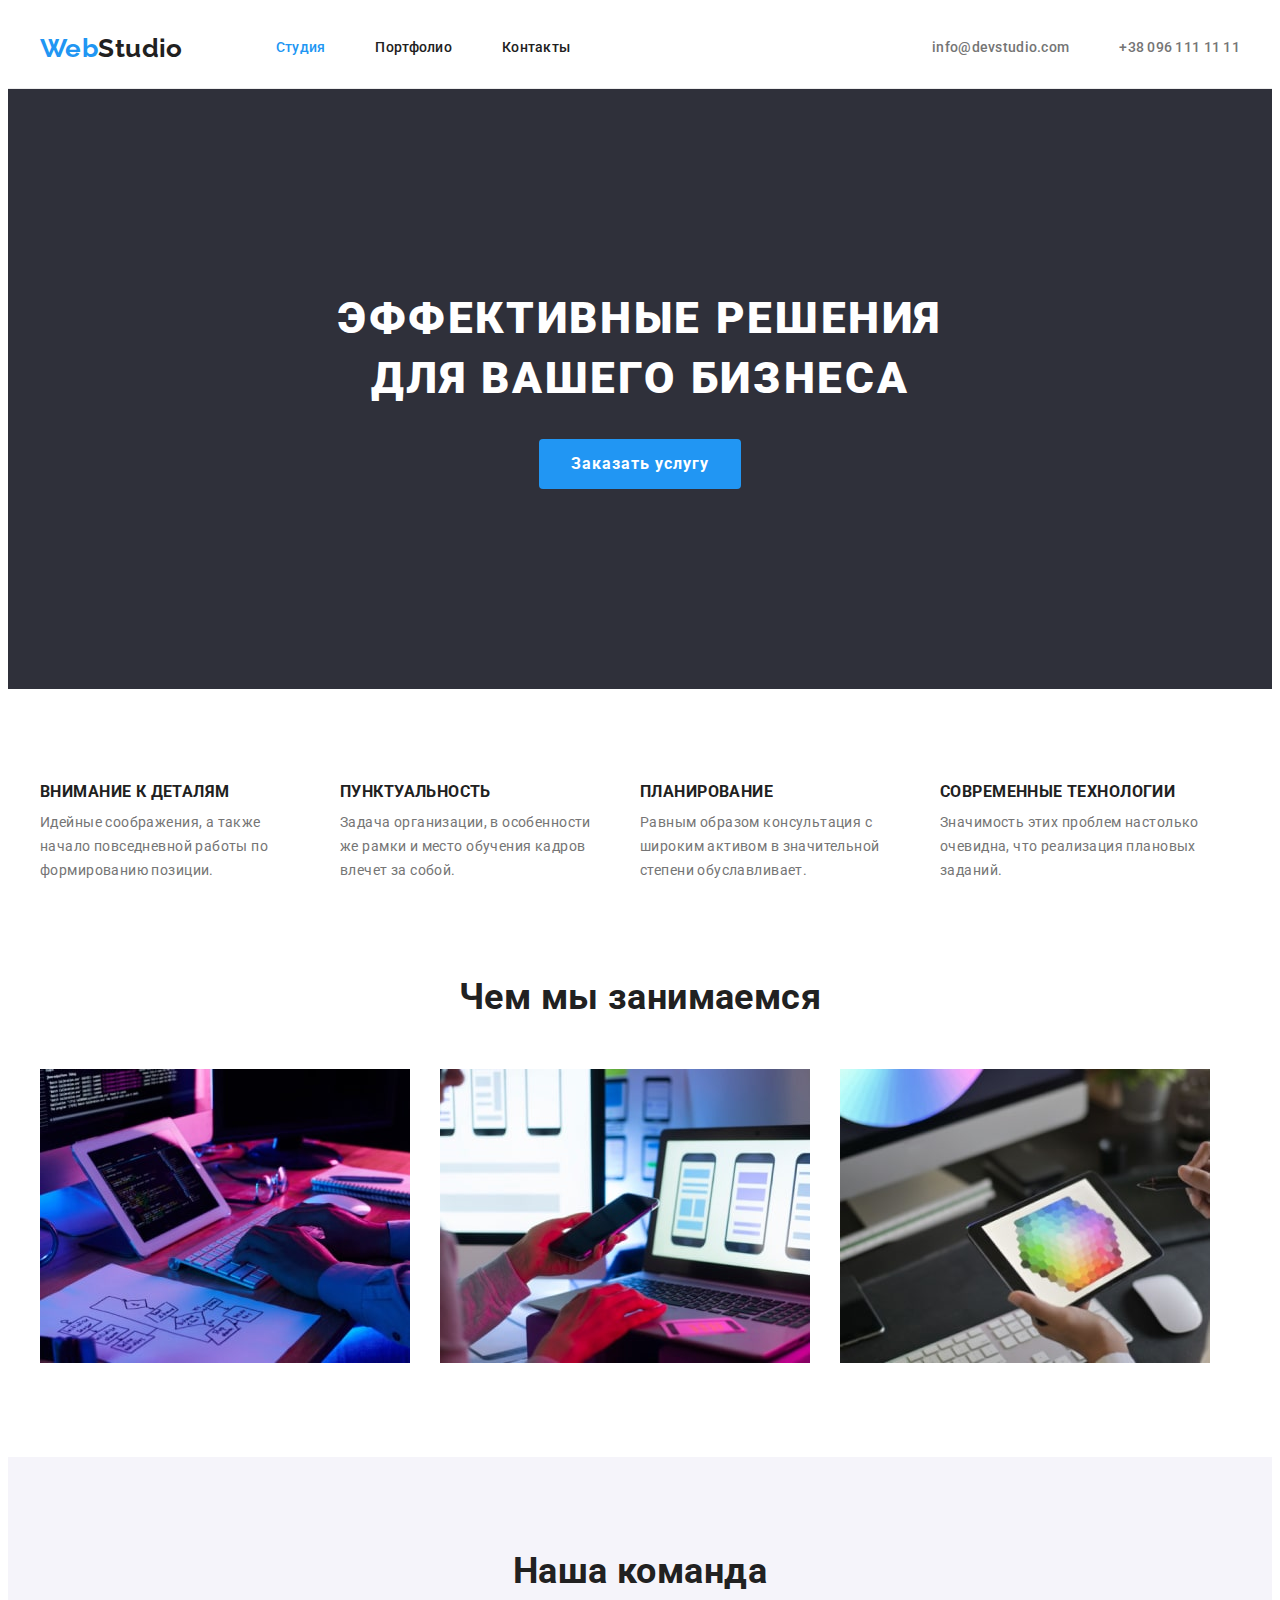
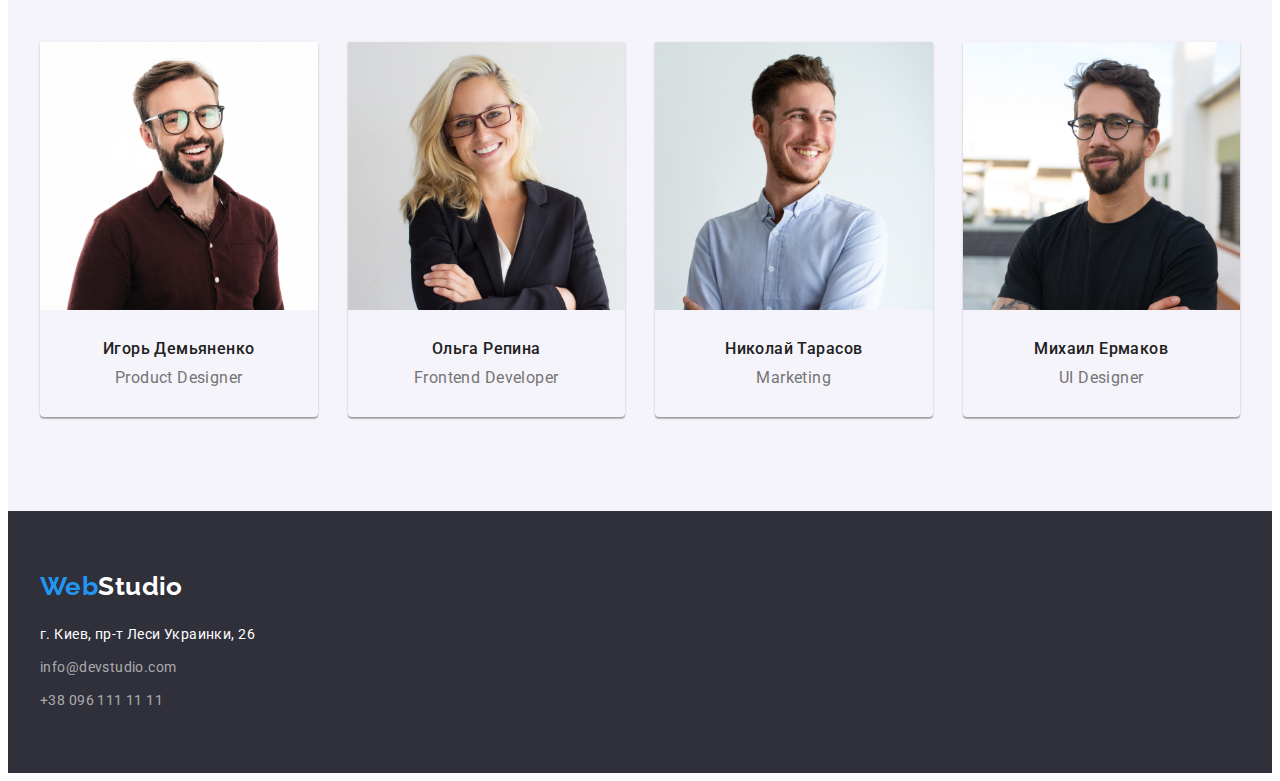
<file: index.html>
<!DOCTYPE html>
<html lang="en">

<head>
    <meta charset="UTF-8">
    <meta http-equiv="X-UA-Compatible" content="IE=edge">
    <meta name="viewport" content="width=device-width, initial-scale=1.0">
    <title>Document</title>
    <link
        href="https://fonts.googleapis.com/css2?family=Raleway:wght@700&family=Roboto:wght@400;500;700;900&display=swap"
        rel="stylesheet">

    <link rel="stylesheet" href="https://cdnjs.cloudflare.com/ajax/libs/modern-normalize/1.1.0/modern-normalize.min.css"
        integrity="sha512-wpPYUAdjBVSE4KJnH1VR1HeZfpl1ub8YT/NKx4PuQ5NmX2tKuGu6U/JRp5y+Y8XG2tV+wKQpNHVUX03MfMFn9Q=="
        crossorigin="anonymous" referrerpolicy="no-referrer" />

    <link rel="stylesheet" href="./css/styles.css">
</head>

<body>

    <header class="page-header">
        <div class="container main-nav">

            <a href="" class="logo link">Web<span class="accent">Studio</span></a>
            <ul class="site-nav">
                <li class="site-nav-item"><a href="./index.html" class="site-nav-link link current">Студия</a></li>
                <li class="site-nav-item"><a href="./portfolio.html" class="site-nav-link link">Портфолио</a></li>
                <li class="site-nav-item"><a href="" class="site-nav-link link">Контакты</a></li>
            </ul>


            <ul class="contacts list">
                <li class="contacts-item">
                    <a href="mailto:info@devstudio.com" class="contacts-link link">info@devstudio.com</a>
                </li>
                <li class="contacts-item">
                    <a href="tel:+380961111111" class="contacts-link link">+38 096 111 11 11</a>
                </li>
            </ul>

        </div>
    </header>

    <main>
        <section class="hero">
            <h1 class="hero-title ">Эффективные решения <br /> для вашего бизнеса <br /></h1>
            <button type="button" class="hero-button">Заказать услугу</button>
        </section>

        <section class="section no-padding">
            <div class="container">
                <h2 class="section-title visually-hidden">Наши особенности</h2>
                <ul class="options">
                    <li class="options-item">
                        <h3 class="options-title">Внимание к деталям</h3>
                        <p class="options-text">Идейные соображения, а также начало повседневной работы по формированию
                            позиции.</p>
                    </li>
                    <li class="options-item">
                        <h3 class="options-title">Пунктуальность</h3>
                        <p class="options-text">Задача организации, в особенности же рамки и место обучения кадров
                            влечет за
                            собой.
                        </p>
                    </li>
                    <li class="options-item">
                        <h3 class="options-title">Планирование</h3>
                        <p class="options-text">Равным образом консультация с широким активом в значительной степени
                            обуславливает.
                        </p>
                    </li>
                    <li class="options-item">
                        <h3 class="options-title">Современные технологии</h3>
                        <p class="options-text">Значимость этих проблем настолько очевидна, что реализация плановых
                            заданий.</p>
                    </li>
                    </li>
                </ul>
            </div>
        </section>

        <section class="section">
            <div class="container">
                <h2 class="section-title">Чем мы занимаемся</h2>
                <ul class="work">
                    <li class="work-item">
                        <img src="./imeges/about/about-img-1.jpg" width="370" height="249"
                            alt="Структурное программирование">
                    </li>
                    <li class="work-item">
                        <img src="./imeges/about/about-img-2.jpg" width="370" height="249"
                            alt="Розработка мобильных приложений">
                    </li>
                    <li class="work-item">
                        <img src="./imeges/about/about-img-3.jpg" width="370" height="249" alt="Веб-дизайн">
                    </li>
                </ul>
            </div>
        </section>

        <section class="section team-color">
            <div class="container">
                <h2 class="section-title">Наша команда</h2>
                <ul class="team">
                    <li class="team-item">
                        <img src="./imeges/team/team-img-1.jpg" width="270" alt="Игорь Демьяненко">
                        <div class="team-tumb">
                            <h3 class="team-title">Игорь Демьяненко</h3>
                            <p class="team-text">Product Designer</p>
                        </div>
                    </li>
                    <li class="team-item">
                        <img src=" ./imeges/team/team-img-2.jpg" width="270" alt="Ольга Репина">
                        <div class="team-tumb">
                            <h3 class="team-title">Ольга Репина</h3>
                            <p class="team-text">Frontend Developer</p>
                        </div>
                    </li>
                    <li class="team-item">
                        <img src=" ./imeges/team/team-img-3.jpg" width="270" alt="Николай Тарасов">
                        <div class="team-tumb">
                            <h3 class="team-title">Николай Тарасов</h3>
                            <p class="team-text">Marketing</p>
                        </div>
                    </li>
                    <li class="team-item">
                        <img src=" ./imeges/team/team-img-4.jpg" width="270" alt="Михаил Ермаков">
                        <div class="team-tumb">
                            <h3 class="team-title">Михаил Ермаков</h3>
                            <p class="team-text">UI Designer</p>
                        </div>
                    </li>
                </ul>
            </div>
        </section>

    </main>
    <footer class="page-footer">
        <div class="container">
            <a href="" class="logo link">Web<span class="accent-logo">Studio</span> </a>
            <address class="address">
                <ul class="contacts-address">
                    <li class="contacts-address-item no-margin">
                        <p class="contacts-address-text">г. Киев, пр-т Леси Украинки, 26</p>
                    </li>
                    <li class="contacts-address-item">
                        <a href="mailto:info@devstudio.com" class="contacts-address-link link">info@devstudio.com</a>
                    </li>
                    <li class="contacts-address-item">
                        <a href="tel:+380961111111" class="contacts-address-link link">+38 096 111 11 11</a>
                    </li>
                </ul>
            </address>
        </div>
    </footer>

</body>

</html>
</file>
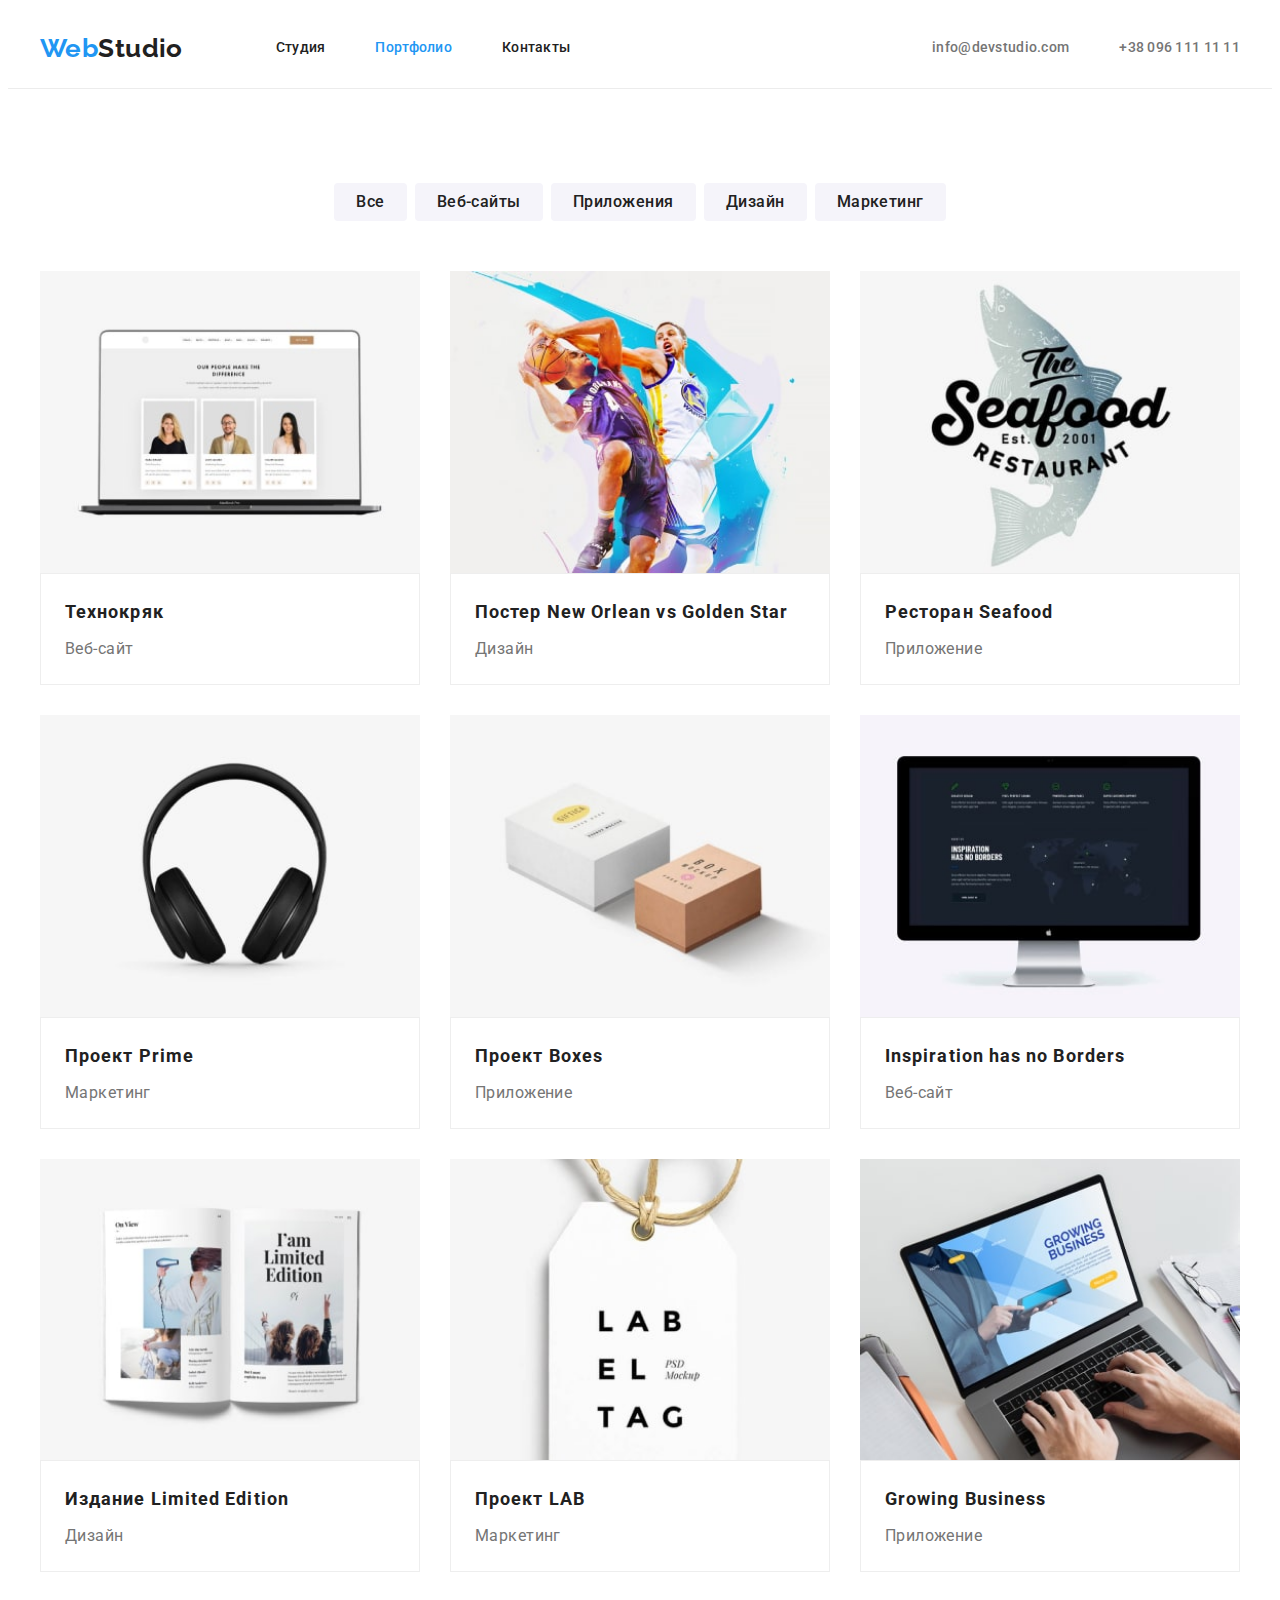
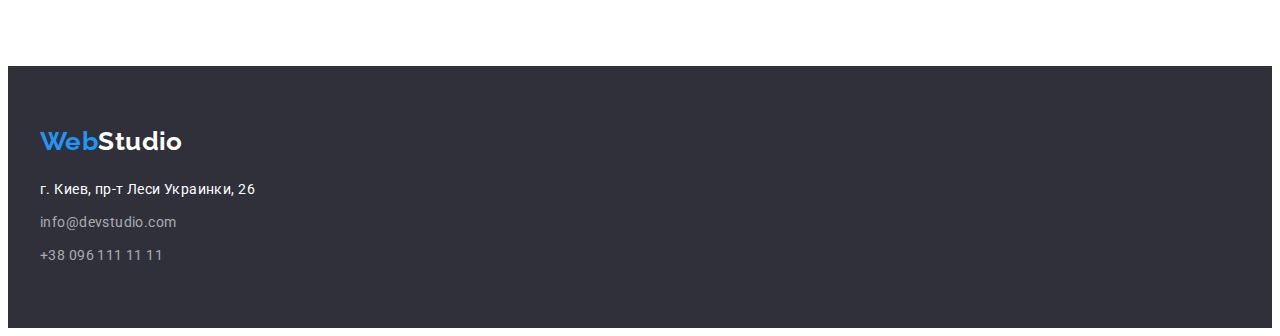
<file: portfolio.html>
<!DOCTYPE html>
<html lang="en">

<head>
    <meta charset="UTF-8">
    <meta http-equiv="X-UA-Compatible" content="IE=edge">
    <meta name="viewport" content="width=device-width, initial-scale=1.0">
    <title>Document</title>
    <link
        href="https://fonts.googleapis.com/css2?family=Raleway:wght@700&family=Roboto:wght@400;500;700;900&display=swap"
        rel="stylesheet">

    <link rel="stylesheet" href="https://cdnjs.cloudflare.com/ajax/libs/modern-normalize/1.1.0/modern-normalize.min.css"
        integrity="sha512-wpPYUAdjBVSE4KJnH1VR1HeZfpl1ub8YT/NKx4PuQ5NmX2tKuGu6U/JRp5y+Y8XG2tV+wKQpNHVUX03MfMFn9Q=="
        crossorigin="anonymous" referrerpolicy="no-referrer" />

    <link rel="stylesheet" href="./css/styles.css">
</head>

<body>
    <header class="page-header">
        <div class="container main-nav">

            <a href="" class="logo link">Web<span class="accent">Studio</span></a>
            <ul class="site-nav">
                <li class="site-nav-item"><a href="./index.html" class="site-nav-link link">Студия</a></li>
                <li class="site-nav-item"><a href="./portfolio.html" class="site-nav-link link current">Портфолио</a>
                </li>
                <li class="site-nav-item"><a href="" class="site-nav-link link">Контакты</a></li>
            </ul>

            <ul class="contacts">
                <li class="contacts-item">
                    <a href="mailto:info@devstudio.com" class="contacts-link link">info@devstudio.com</a>
                </li>
                <li class="contacts-item">
                    <a href="tel:+380961111111" class="contacts-link link">+38 096 111 11 11</a>
                </li>
            </ul>
        </div>
    </header>
    <main>
        <section class="section">
            <div class="container">
                <h1 class="section-title visually-hidden">Наши проекты</h1>
                <ul class="filter">
                    <li class="filter-item"><button type="button" class="filter-button">Все</button></li>
                    <li class="filter-item"><button type="button" class="filter-button">Веб-сайты</button></li>
                    <li class="filter-item"><button type="button" class="filter-button">Приложения</button></li>
                    <li class="filter-item"><button type="button" class="filter-button">Дизайн</button></li>
                    <li class="filter-item"><button type="button" class="filter-button">Маркетинг</button></li>
                </ul>

                <ul class="projects">
                    <li class="projects-item">
                        <a class="projects-link link" href="">
                            <div class="projects-card">
                                <img src="./imeges/all-img.jpg" width="370"
                                    alt="ноутбука с изображением веб-сайта на мониторе">
                            </div>
                            <div class="content-card">
                                <h2 class="projects-title">Технокряк</h2>
                                <p class="projects-text">Веб-сайт</p>
                            </div>
                        </a>
                    </li>
                    <li class="projects-item">
                        <a class="projects-link link" href="">
                            <div class="projects-card">
                                <img src="./imeges/all-img-1.jpg" width="370" alt="игра в баскетбол">
                            </div>
                            <div class="content-card">
                                <h2 class="projects-title">Постер New Orlean vs Golden Star</h2>
                                <p class="projects-text">Дизайн</p>
                            </div>
                        </a>
                    </li>
                    <li class="projects-item">
                        <a class="projects-link link" href="">
                            <div class="projects-card">
                                <img src="./imeges/all-img-2.jpg" width="370" alt="логотип ресторана в виде рыбы">
                            </div>
                            <div class="content-card">
                                <h2 class="projects-title">Ресторан Seafood</h2>
                                <p class="projects-text">Приложение</p>
                            </div>
                        </a>
                    </li>
                    <li class="projects-item">
                        <a class="projects-link link" href="">
                            <div class="projects-card">
                                <img src="./imeges/all-img-3.jpg" width="370" alt="наушники">
                            </div>
                            <div class="content-card">
                                <h2 class="projects-title">Проект Prime</h2>
                                <p class="projects-text">Маркетинг</p>
                            </div>
                        </a>
                    </li>
                    <li class="projects-item">
                        <a class="projects-link link" href="">
                            <div class="projects-card">
                                <img src="./imeges/all-img-4.jpg" width="370" alt="две коробки">
                            </div>
                            <div class="content-card">
                                <h2 class="projects-title">Проект Boxes</h2>
                                <p class="projects-text">Приложение</p>
                            </div>
                        </a>
                    </li>
                    <li class="projects-item">
                        <a class="projects-link link" href="">
                            <div class="projects-card">
                                <img src="./imeges/all-img-5.jpg" width="370" alt="монитор компютера">
                            </div>
                            <div class="content-card">
                                <h2 class="projects-title">Inspiration has no Borders</h2>
                                <p class="projects-text">Веб-сайт</p>
                            </div>
                        </a>
                    </li>
                    <li class="projects-item">
                        <a class="projects-link link" href="">
                            <div class="projects-card">
                                <img src="./imeges/all-img-6.jpg" width="370" alt="открытая книга">
                            </div>
                            <div class="content-card">
                                <h2 class="projects-title">Издание Limited Edition</h2>
                                <p class="projects-text">Дизайн</p>
                            </div>
                        </a>
                    </li>
                    <li class="projects-item">
                        <a class="projects-link link" href="">
                            <div class="projects-card">
                                <img src="./imeges/all-img-7.jpg" width="370" alt=" бирка с названием проекта">
                            </div>
                            <div class="content-card">
                                <h2 class="projects-title">Проект LAB</h2>
                                <p class="projects-text">Маркетинг</p>
                            </div>
                        </a>
                    </li>
                    <li class="projects-item">
                        <a class="projects-link link" href="">
                            <div class="projects-card">
                                <img src="./imeges/all-img-8.jpg" width="370" alt="человек работает за ноутбуком">
                            </div>
                            <div class="content-card">
                                <h2 class="projects-title">Growing Business</h2>
                                <p class="projects-text">Приложение</p>
                            </div>
                        </a>
                    </li>


                </ul>
            </div>
        </section>
    </main>
    <footer class="page-footer">
        <div class="container">
            <a href="" class="logo link">Web<span class="accent-logo">Studio</span></a>
            <address class="address">
                <ul class="contacts-address">
                    <li class="contacts-address-item no-margin">
                        <p class=" contacts-address-text">г. Киев, пр-т Леси Украинки, 26</p>
                    </li>
                    <li class="contacts-address-item">
                        <a href=" mailto:info@devstudio.com" class="contacts-address-link link">info@devstudio.com</a>
                    </li>
                    <li class="contacts-address-item">
                        <a href=" tel:+380961111111" class="contacts-address-link link">+38 096 111 11 11</a>
                    </li>
                </ul>
            </address>
        </div>
    </footer>
</body>

</html>
</file>
<file: css/styles.css>
:root {
  --primary-text-color: #757575;
  --title-text-color: #212121;
  --accent-color: #2196f3;
  --primary-white-color: #ffffff;
  --card-set-gap: 30px;
}

body {
  background-color: var(--primary-white-color);
  color: var(--title-text-color);
  font-family: Roboto, sans-serif;
  font-size: 14px;
  line-height: 1.71;
  letter-spacing: 0.03em;
}
ul {
  list-style: none;
  padding: 0;
  margin: 0;
}
.link {
  text-decoration: none;
}
img {
  display: block;
  min-width: 100%;
  height: auto;
}
.container {
  width: 1200px;
  padding-left: 15px;
  padding-right: 15px;
  margin-left: auto;
  margin-right: auto;
}
.section {
  padding-top: 94px;
  padding-bottom: 94px;
}

.section.no-padding {
  padding-bottom: 0;
}
.contacts-address-item.no-margin {
  margin-top: 0;
}
.page-header {
  border-bottom: 1px solid #ececec;
}

.visually-hidden {
  position: absolute;
  width: 1px;
  height: 1px;
  margin: -1px;
  padding: 0;
  overflow: hidden;
  border: 0;
  clip: rect(0 0 0 0);
}
h1,
h2,
h3,
h4,
h5,
h6,
p,
ul {
  margin: 0;
}

/*Логотип сайта*/
.page-footer {
  padding-top: 60px;
  padding-bottom: 60px;
  background-color: #2f303a;
}

.logo {
  color: var(--accent-color);
  font-family: Raleway, sans-serif;
  font-weight: 700;
  font-size: 26px;
  line-height: 1.19;
}

.accent {
  color: var(--title-text-color);
}
.accent-logo {
  color: var(--primary-white-color);
}

/*Список навигации*/

.main-nav {
  display: flex;
  align-items: center;
}

.site-nav {
  display: flex;
  margin-left: 93px;
}

.site-nav-item + .site-nav-item {
  margin-left: 50px;
}

.site-nav-link {
  display: block;
  padding-top: 32px;
  padding-bottom: 32px;

  color: var(--title-text-color);
  font-weight: 500;
  line-height: 1.14;
  letter-spacing: 0.02em;
}

.site-nav-link:hover,
.site-nav-link:focus {
  color: var(--accent-color);
}
.site-nav-link.current {
  color: var(--accent-color);
}

/*Список контактов хедер*/
.contacts {
  display: flex;
  margin-left: auto;
}

.contacts-item + .contacts-item {
  margin-left: 50px;
}

.contacts-link {
  display: block;
  padding-top: 32px;
  padding-bottom: 32px;

  color: var(--primary-text-color);
  font-weight: 500;
  line-height: 1.14;
  letter-spacing: 0.02em;
}
.contacts-link:hover,
.contacts-link:focus {
  color: var(--accent-color);
}

/*Физичиский адрес, список контактов в футере*/

.address {
  font-style: normal;
  margin-top: 20px;
}
.contacts-address-link {
  color: rgba(255, 255, 255, 0.6);
}
.contacts-address-link:hover,
.contacts-address-link:focus {
  color: var(--accent-color);
}

.contacts-address-text {
  color: var(--primary-white-color);
}

.contacts-address-item {
  margin-top: 9px;
}
/*секция Герой*/

.hero {
  text-align: center;
  background-color: #2f303a;
  padding: 200px 0;
}
.hero-title {
  margin-bottom: 30px;

  color: var(--primary-white-color);
  font-weight: 900;
  font-size: 44px;
  line-height: 1.36;
  letter-spacing: 0.06em;
  text-transform: uppercase;
}
.hero-button {
  cursor: pointer;

  padding: 10px 32px;
  border-radius: 4px;
  min-width: 200px;
  border: 0px;
}
.hero-button {
  color: var(--primary-white-color);
  background-color: var(--accent-color);
  font-family: Roboto;
  font-weight: 700;
  font-size: 16px;
  line-height: 1.87;
  /*display: flex;*/
  align-items: center;
  text-align: center;
  letter-spacing: 0.06em;
}
.hero-button:hover,
.hero-button:focus {
  color: var(--primary-white-color);
  background-color: #188ce8;
}

/*все заголовки */
.section-title {
  margin-bottom: 50px;

  color: var(--title-text-color);
  font-weight: 700;
  font-size: 36px;
  line-height: 1.16;
  text-align: center;
}

/*список Особенности*/

.options {
  display: flex;
}
.options-item {
  width: 270px;
  margin-right: 30px;
}

.options-item:nth-child(4n) {
  margin-right: 0;
}

.options-title {
  margin-bottom: 10px;

  color: var(--title-text-color);
  font-weight: 700;
  line-height: 1.14;
  text-transform: uppercase;
}
.options-text {
  color: var(--primary-text-color);
}

/*список Работа фото*/
.work {
  display: flex;
}

.work-item {
  margin-right: 30px;
}

.work-item:nth-child(3n) {
  margin-right: 0;
}

/* список команды, фото*/
.team-color {
  background-color: #f5f4fa;
}
.team {
  display: flex;
  flex-wrap: wrap;
  text-align: center;
  margin-left: calc(-1 * var(--card-set-gap));
  margin-top: calc(-1 * var(--card-set-gap));
}

.team-item {
  flex-basis: calc(100% / 4 - var(--card-set-gap));

  margin-left: var(--card-set-gap);
  margin-top: var(--card-set-gap);
  box-shadow: 0px 1px 3px rgba(0, 0, 0, 0.12), 0px 1px 1px rgba(0, 0, 0, 0.14),
    0px 2px 1px rgba(0, 0, 0, 0.2);
  border-radius: 0px 0px 4px 4px;
}

/*.team-item {
  margin-right: 30px;
}
.team-item:nth-child(4n) {
  margin-right: 0;
}*/

.team-title {
  color: var(--title-text-color);
  font-weight: 500;
  font-size: 16px;
  line-height: 1.18;
}

.team-text {
  margin-top: 10px;

  color: var(--primary-text-color);
  font-size: 16px;
  line-height: 1.18;
}
.team-tumb {
  padding-top: 30px;
  padding-bottom: 30px;
}

/*Порфолио*/

.filter {
  display: flex;
  margin-bottom: 50px;
  justify-content: center;
}

.filter-item + .filter-item {
  margin-left: 8px;
}

.filter-button {
  cursor: pointer;
  padding: 6px 22px;
  border-radius: 4px;
  min-width: auto;
  border: 0px;
}

.filter-button {
  color: var(--title-text-color);
  background-color: #f5f4fa;

  font-family: Roboto;
  font-style: normal;
  font-weight: 500;
  font-size: 16px;
  line-height: 1.62;
  text-align: center;
  letter-spacing: 0.03em;
}

.filter-button:hover,
.filter-button:focus {
  color: var(--primary-white-color);
  background-color: var(--accent-color);
}

/*список проэктов*/
.projects {
  display: flex;
  flex-wrap: wrap;

  margin-top: calc(-1 * var(--card-set-gap));
  margin-right: calc(-1 * var(--card-set-gap));
}

.projects-item {
  flex-basis: calc(100% / 3 - var(--card-set-gap));
  margin-top: var(--card-set-gap);
  margin-right: var(--card-set-gap);
}

.projects-title {
  color: var(--title-text-color);
  font-weight: 700;
  font-size: 18px;
  line-height: 2;
  letter-spacing: 0.06em;
}
.projects-text {
  margin-top: 4px;
  margin-bottom: 0px;

  color: var(--primary-text-color);

  font-size: 16px;
  line-height: 1.87;
}
/*card*/
.content-card {
  padding: 20px 24px;
  border: 1px solid #eeeeee;
}

.projects-text {
  margin-top: 4px;
  margin-bottom: 0px;
}
</file>
